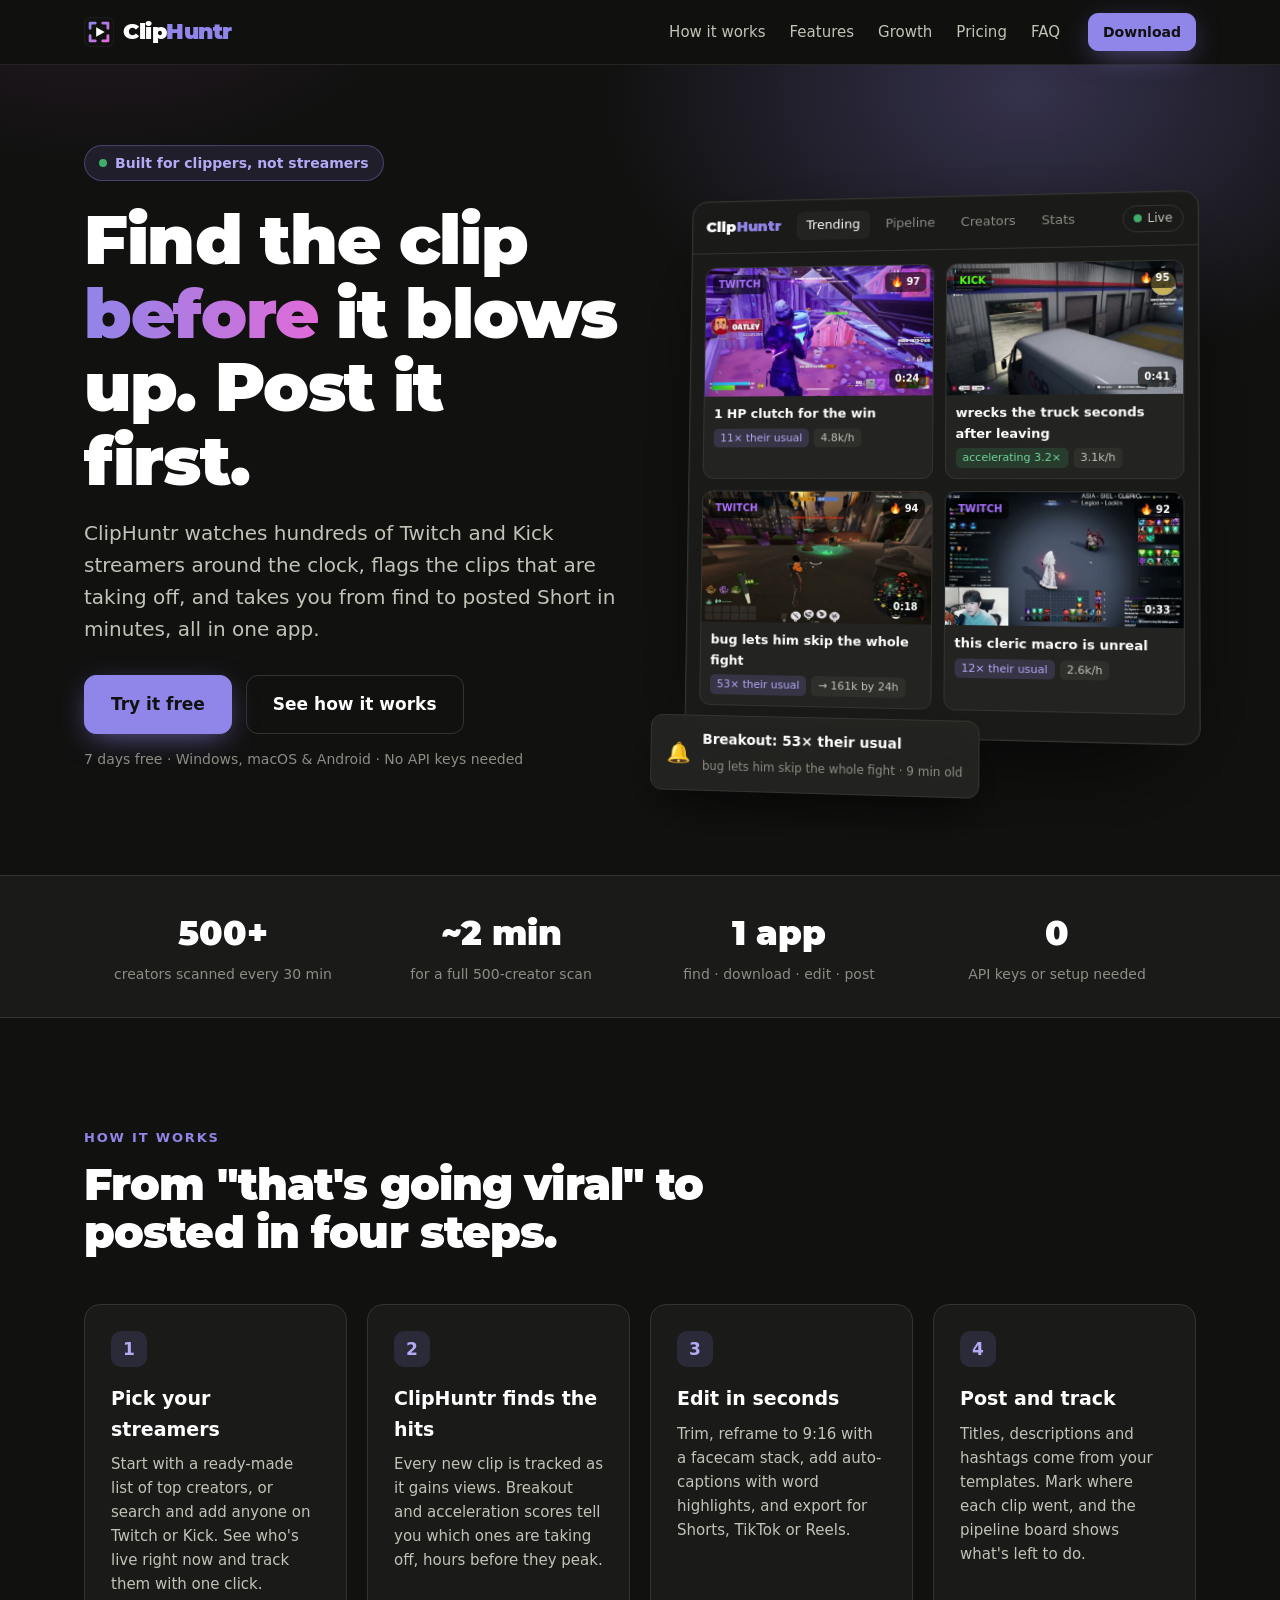
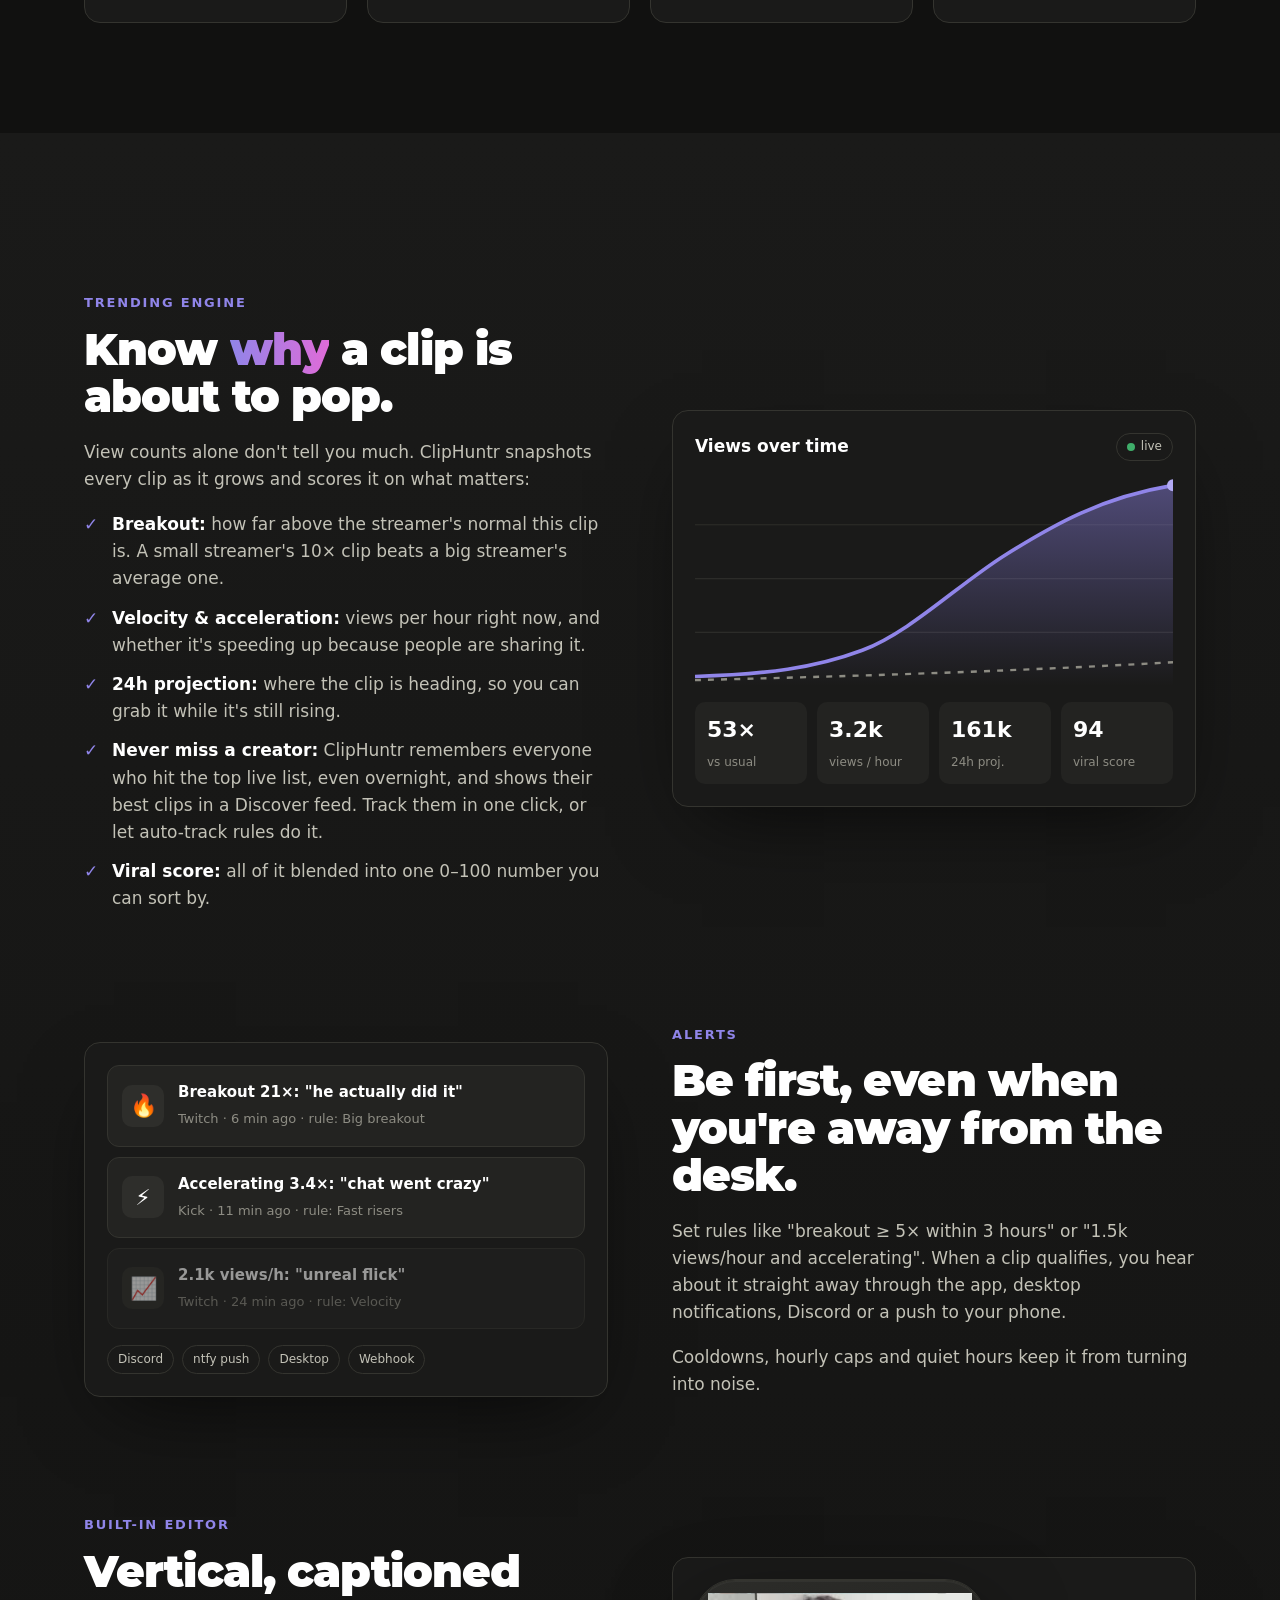
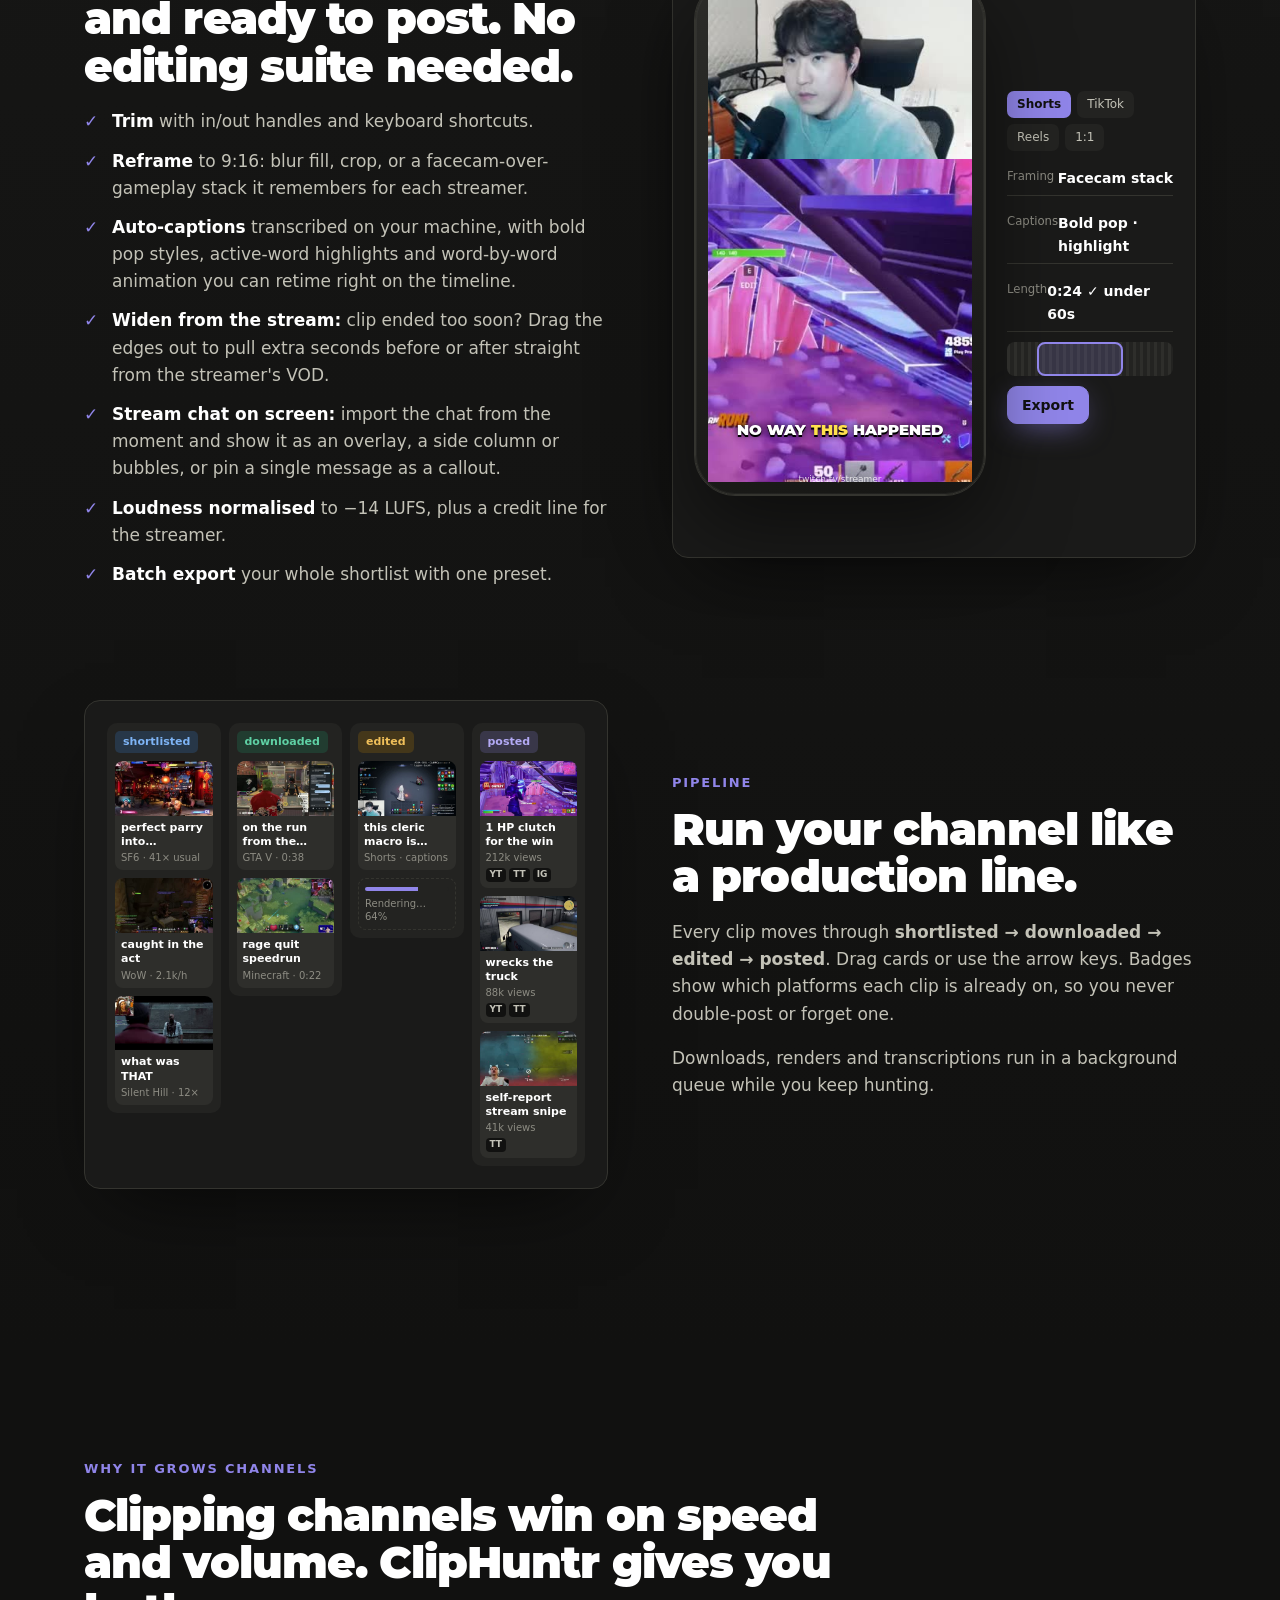
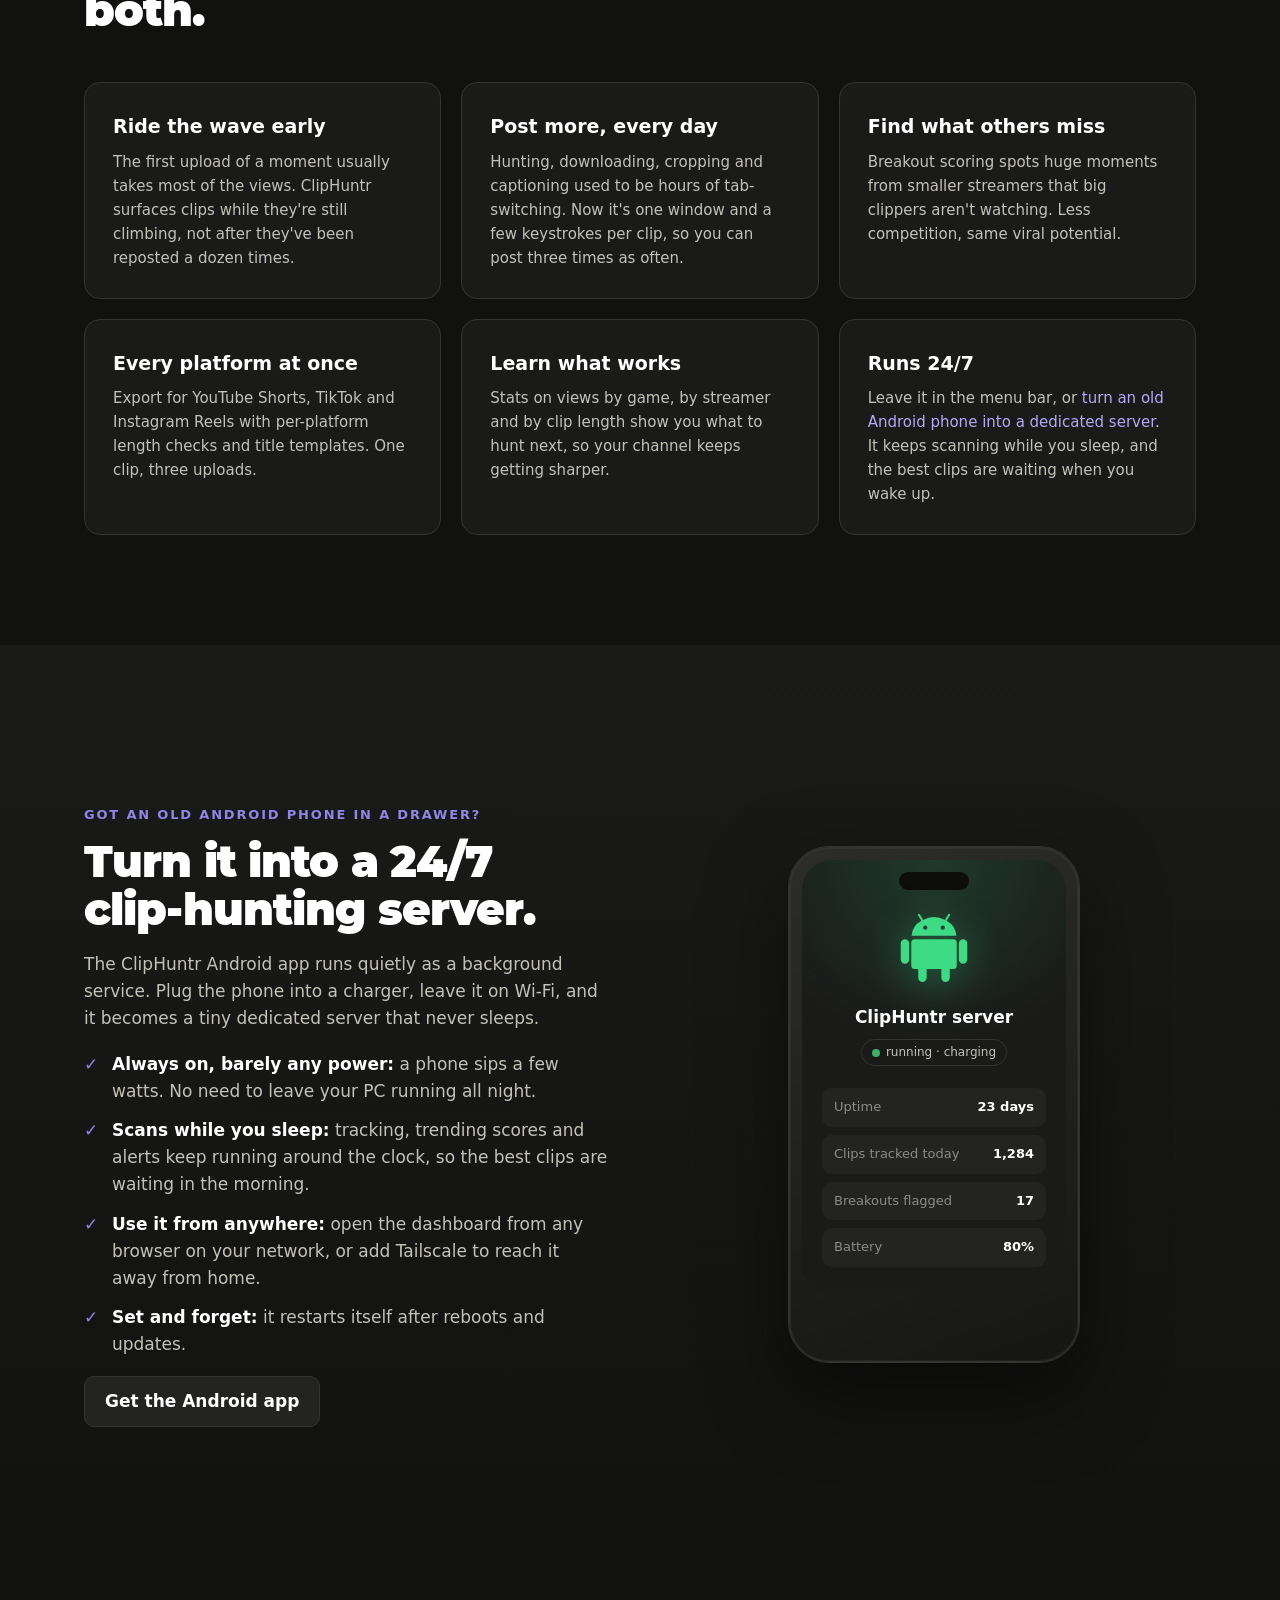
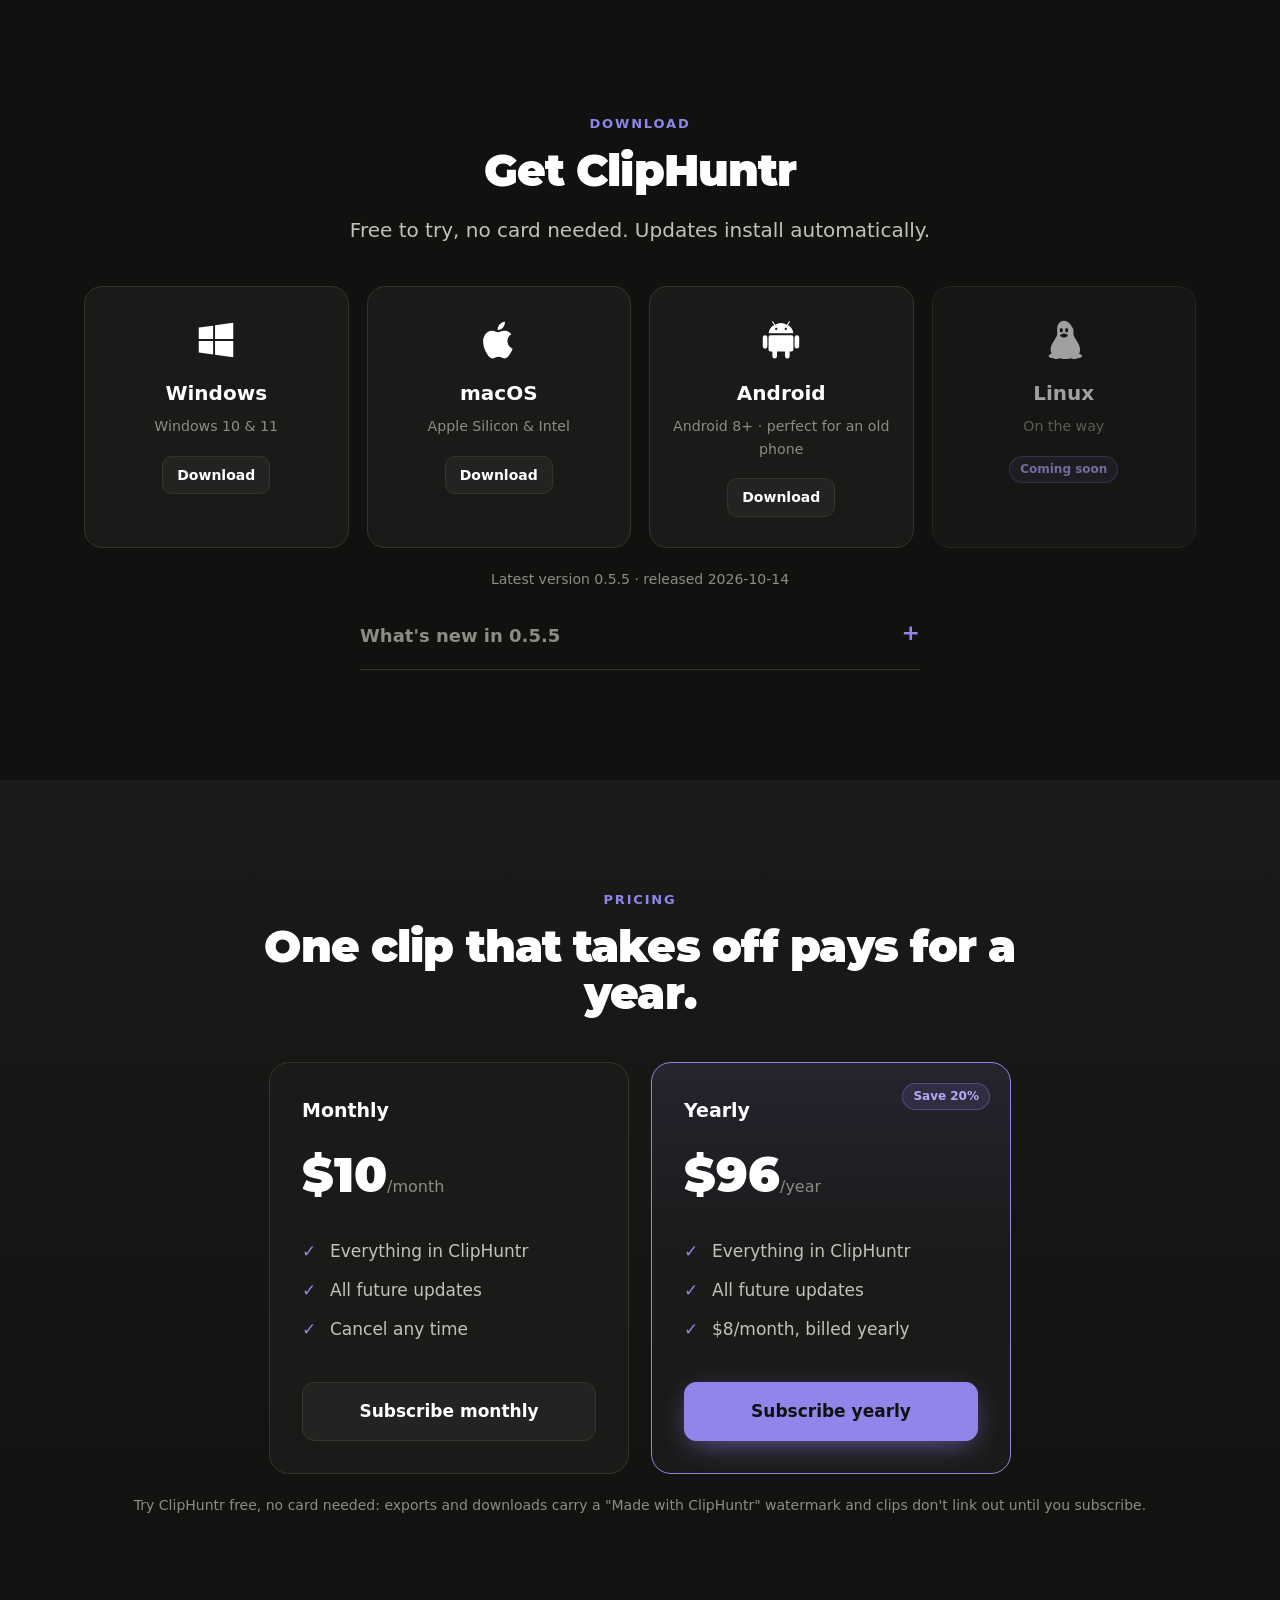
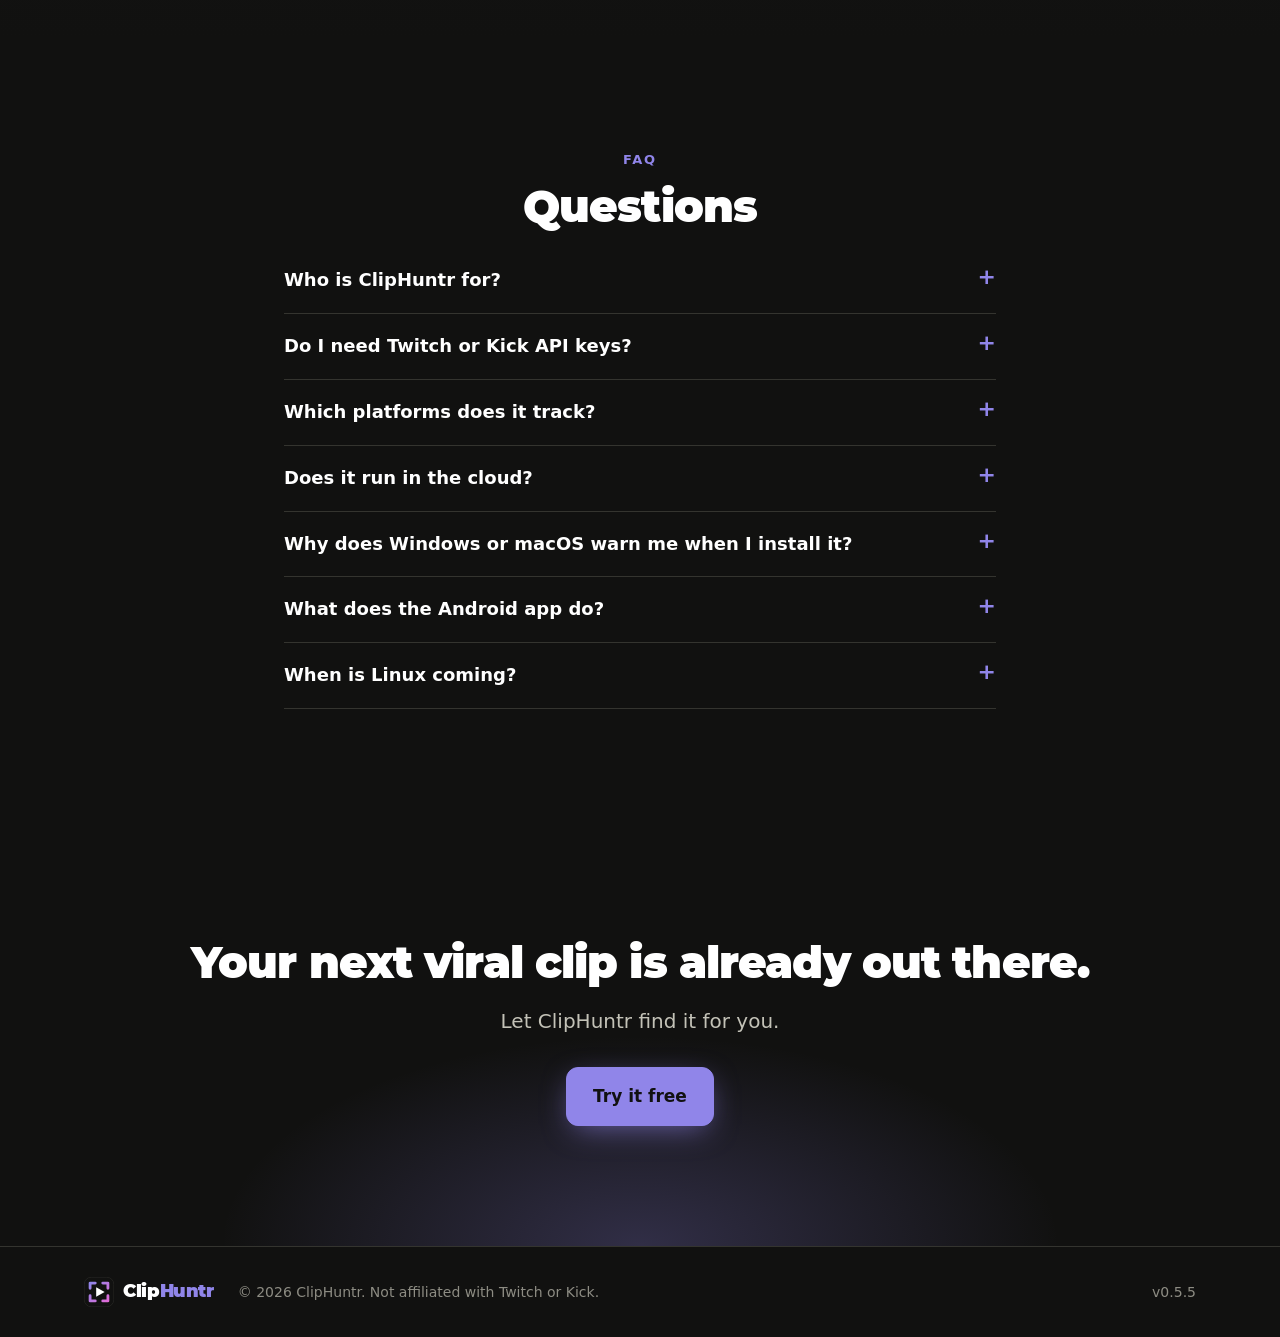
<file: index.html>
<!doctype html>
<html lang="en"><head><meta charset="utf-8"><meta name="viewport" content="width=device-width, initial-scale=1">
<title>ClipHuntr: find viral Twitch &amp; Kick clips first, and post them before anyone else</title>
<meta name="description" content="ClipHuntr watches hundreds of Twitch and Kick streamers, spots clips going viral within minutes, and takes you from find to posted Short in one app. Built for clippers and clipping channels.">
<meta property="og:title" content="ClipHuntr: the clip-finding engine for clipping channels">
<meta property="og:description" content="Spot breakout Twitch & Kick clips first. Trim, caption, reframe and post to Shorts, TikTok and Reels in minutes.">
<meta name="theme-color" content="#111110">
<link rel="icon" href="/favicon.svg"><link rel="apple-touch-icon" href="/apple-touch-icon.png">
<link rel="stylesheet" href="/style.css"></head>
<body>

<header class="nav"><div class="wrap nav-in">
  <a class="logo" href="/"><img src="/favicon.svg" alt=""><span class="wm">Clip<span>Huntr</span></span></a>
  <nav><a href="#how">How it works</a><a href="#features">Features</a><a href="#growth">Growth</a><a href="#pricing">Pricing</a><a href="#faq">FAQ</a></nav>
  <a class="btn primary sm" href="#download">Download</a>
</div></header>

<section class="hero"><div class="wrap">
  <div class="hero-copy">
    <span class="pill"><i class="dot"></i> Built for clippers, not streamers</span>
    <h1>Find the clip <em>before</em> it blows up. Post it first.</h1>
    <p class="lead">ClipHuntr watches hundreds of Twitch and Kick streamers around the clock, flags the clips that are taking off, and takes you from find to posted Short in minutes, all in one app.</p>
    <div class="cta-row" id="hero-cta">
      <a class="btn primary lg" href="/download/">Try it free</a>
      <a class="btn ghost lg" href="#how">See how it works</a>
    </div>
    <p class="fine">7 days free · Windows, macOS &amp; Android · No API keys needed</p>
  </div>

  <!-- Product mockup: the Trending grid -->
  <div class="mock" aria-hidden="true">
    <div class="mock-bar"><b>Clip<span>Huntr</span></b><span class="tab on">Trending</span><span class="tab">Pipeline</span><span class="tab">Creators</span><span class="tab">Stats</span><span class="live"><i class="dot"></i>Live</span></div>
    <div class="mock-grid">
      <div class="clip c1"><div class="th"><span class="pf tw">TWITCH</span><span class="score">97</span><span class="len">0:24</span></div><b>1 HP clutch for the win</b><div class="tags"><span class="t-brk">11× their usual</span><span>4.8k/h</span></div></div>
      <div class="clip c2"><div class="th"><span class="pf kk">KICK</span><span class="score">95</span><span class="len">0:41</span></div><b>wrecks the truck seconds after leaving</b><div class="tags"><span class="t-acc">accelerating 3.2×</span><span>3.1k/h</span></div></div>
      <div class="clip c3"><div class="th"><span class="pf tw">TWITCH</span><span class="score">94</span><span class="len">0:18</span></div><b>bug lets him skip the whole fight</b><div class="tags"><span class="t-brk">53× their usual</span><span>→ 161k by 24h</span></div></div>
      <div class="clip c4"><div class="th"><span class="pf tw">TWITCH</span><span class="score">92</span><span class="len">0:33</span></div><b>this cleric macro is unreal</b><div class="tags"><span class="t-brk">12× their usual</span><span>2.6k/h</span></div></div>
    </div>
    <div class="toast"><span class="bell">🔔</span><div><b>Breakout: 53× their usual</b><small>bug lets him skip the whole fight · 9 min old</small></div></div>
  </div>
</div></section>

<section class="strip"><div class="wrap strip-in">
  <div><b>500+</b><span>creators scanned every 30 min</span></div>
  <div><b>~2 min</b><span>for a full 500-creator scan</span></div>
  <div><b>1 app</b><span>find · download · edit · post</span></div>
  <div><b>0</b><span>API keys or setup needed</span></div>
</div></section>

<section id="how" class="sec"><div class="wrap">
  <p class="eyebrow">How it works</p>
  <h2>From "that's going viral" to posted in four steps.</h2>
  <div class="steps">
    <div class="step"><span class="n">1</span><h3>Pick your streamers</h3><p>Start with a ready-made list of top creators, or search and add anyone on Twitch or Kick. See who's live right now and track them with one click.</p></div>
    <div class="step"><span class="n">2</span><h3>ClipHuntr finds the hits</h3><p>Every new clip is tracked as it gains views. Breakout and acceleration scores tell you which ones are taking off, hours before they peak.</p></div>
    <div class="step"><span class="n">3</span><h3>Edit in seconds</h3><p>Trim, reframe to 9:16 with a facecam stack, add auto-captions with word highlights, and export for Shorts, TikTok or Reels.</p></div>
    <div class="step"><span class="n">4</span><h3>Post and track</h3><p>Titles, descriptions and hashtags come from your templates. Mark where each clip went, and the pipeline board shows what's left to do.</p></div>
  </div>
</div></section>

<section id="features" class="sec alt"><div class="wrap">
  <div class="feat">
    <div class="feat-copy">
      <p class="eyebrow">Trending engine</p>
      <h2>Know <em>why</em> a clip is about to pop.</h2>
      <p>View counts alone don't tell you much. ClipHuntr snapshots every clip as it grows and scores it on what matters:</p>
      <ul class="ticks">
        <li><b>Breakout:</b> how far above the streamer's normal this clip is. A small streamer's 10× clip beats a big streamer's average one.</li>
        <li><b>Velocity &amp; acceleration:</b> views per hour right now, and whether it's speeding up because people are sharing it.</li>
        <li><b>24h projection:</b> where the clip is heading, so you can grab it while it's still rising.</li>
        <li><b>Never miss a creator:</b> ClipHuntr remembers everyone who hit the top live list, even overnight, and shows their best clips in a Discover feed. Track them in one click, or let auto-track rules do it.</li>
        <li><b>Viral score:</b> all of it blended into one 0–100 number you can sort by.</li>
      </ul>
    </div>
    <div class="feat-art"><div class="panel">
      <div class="panel-h"><b>Views over time</b><span class="live"><i class="dot"></i>live</span></div>
      <svg viewBox="0 0 400 180" class="chart"><defs><linearGradient id="g" x1="0" x2="0" y1="0" y2="1"><stop offset="0" stop-color="#9085e9" stop-opacity=".45"/><stop offset="1" stop-color="#9085e9" stop-opacity="0"/></linearGradient></defs>
        <g stroke="#2c2c29"><line x1="0" y1="45" x2="400" y2="45"/><line x1="0" y1="90" x2="400" y2="90"/><line x1="0" y1="135" x2="400" y2="135"/></g>
        <path d="M0 172 C60 170 100 165 140 150 S220 95 260 70 S340 22 400 12 L400 180 L0 180Z" fill="url(#g)"/>
        <path d="M0 172 C60 170 100 165 140 150 S220 95 260 70 S340 22 400 12" fill="none" stroke="#9085e9" stroke-width="3"/>
        <path d="M0 175 C120 172 260 168 400 160" fill="none" stroke="#8d8c83" stroke-width="2" stroke-dasharray="5 6"/>
        <circle cx="400" cy="12" r="5" fill="#b3aaf5"/></svg>
      <div class="kpis"><div><b>53×</b><small>vs usual</small></div><div><b>3.2k</b><small>views / hour</small></div><div><b>161k</b><small>24h proj.</small></div><div><b>94</b><small>viral score</small></div></div>
    </div></div>
  </div>

  <div class="feat rev">
    <div class="feat-copy">
      <p class="eyebrow">Alerts</p>
      <h2>Be first, even when you're away from the desk.</h2>
      <p>Set rules like "breakout ≥ 5× within 3 hours" or "1.5k views/hour and accelerating". When a clip qualifies, you hear about it straight away through the app, desktop notifications, Discord or a push to your phone.</p>
      <p>Cooldowns, hourly caps and quiet hours keep it from turning into noise.</p>
    </div>
    <div class="feat-art"><div class="alerts">
      <div class="al"><span class="al-i">🔥</span><div><b>Breakout 21×: "he actually did it"</b><small>Twitch · 6 min ago · rule: Big breakout</small></div></div>
      <div class="al"><span class="al-i">⚡</span><div><b>Accelerating 3.4×: "chat went crazy"</b><small>Kick · 11 min ago · rule: Fast risers</small></div></div>
      <div class="al dim"><span class="al-i">📈</span><div><b>2.1k views/h: "unreal flick"</b><small>Twitch · 24 min ago · rule: Velocity</small></div></div>
      <div class="hooks"><span>Discord</span><span>ntfy push</span><span>Desktop</span><span>Webhook</span></div>
    </div></div>
  </div>

  <div class="feat">
    <div class="feat-copy">
      <p class="eyebrow">Built-in editor</p>
      <h2>Vertical, captioned and ready to post. No editing suite needed.</h2>
      <ul class="ticks">
        <li><b>Trim</b> with in/out handles and keyboard shortcuts.</li>
        <li><b>Reframe</b> to 9:16: blur fill, crop, or a facecam-over-gameplay stack it remembers for each streamer.</li>
        <li><b>Auto-captions</b> transcribed on your machine, with bold pop styles, active-word highlights and word-by-word animation you can retime right on the timeline.</li>
        <li><b>Widen from the stream:</b> clip ended too soon? Drag the edges out to pull extra seconds before or after straight from the streamer's VOD.</li>
        <li><b>Stream chat on screen:</b> import the chat from the moment and show it as an overlay, a side column or bubbles, or pin a single message as a callout.</li>
        <li><b>Loudness normalised</b> to −14 LUFS, plus a credit line for the streamer.</li>
        <li><b>Batch export</b> your whole shortlist with one preset.</li>
      </ul>
    </div>
    <div class="feat-art"><div class="editor">
      <div class="phone"><div class="ph-cam"></div><div class="ph-game"><span class="cap">NO WAY <em>THIS</em> HAPPENED</span></div><small class="credit">twitch.tv/streamer</small></div>
      <div class="ed-side">
        <div class="fmts"><span class="on">Shorts</span><span>TikTok</span><span>Reels</span><span>1:1</span></div>
        <div class="row"><small>Framing</small><b>Facecam stack</b></div>
        <div class="row"><small>Captions</small><b>Bold pop · highlight</b></div>
        <div class="row"><small>Length</small><b>0:24 ✓ under 60s</b></div>
        <div class="trim"><i style="left:18%;right:30%"></i></div>
        <span class="btn primary sm">Export</span>
      </div>
    </div></div>
  </div>

  <div class="feat rev">
    <div class="feat-copy">
      <p class="eyebrow">Pipeline</p>
      <h2>Run your channel like a production line.</h2>
      <p>Every clip moves through <b>shortlisted → downloaded → edited → posted</b>. Drag cards or use the arrow keys. Badges show which platforms each clip is already on, so you never double-post or forget one.</p>
      <p>Downloads, renders and transcriptions run in a background queue while you keep hunting.</p>
    </div>
    <div class="feat-art"><div class="board"><div class="col"><span class="lbl b">shortlisted</span><div class="k"><img src="/img/p5.jpg" alt=""><b>perfect parry into comeback</b><small>SF6 · 41× usual</small></div><div class="k"><img src="/img/p1.jpg" alt=""><b>caught in the act</b><small>WoW · 2.1k/h</small></div><div class="k"><img src="/img/p3.jpg" alt=""><b>what was THAT</b><small>Silent Hill · 12×</small></div></div><div class="col"><span class="lbl g">downloaded</span><div class="k"><img src="/img/p2.jpg" alt=""><b>on the run from the cops</b><small>GTA V · 0:38</small></div><div class="k"><img src="/img/p6.jpg" alt=""><b>rage quit speedrun</b><small>Minecraft · 0:22</small></div></div><div class="col"><span class="lbl y">edited</span><div class="k"><img src="/img/clip4.jpg" alt=""><b>this cleric macro is unreal</b><small>Shorts · captions</small></div><div class="k ghost"><div class="bar"><i style="width:64%"></i></div><small>Rendering… 64%</small></div></div><div class="col"><span class="lbl p">posted</span><div class="k"><img src="/img/clip1.jpg" alt=""><b>1 HP clutch for the win</b><small>212k views</small><span class=bd><i>YT</i><i>TT</i><i>IG</i></span></div><div class="k"><img src="/img/clip2.jpg" alt=""><b>wrecks the truck</b><small>88k views</small><span class=bd><i>YT</i><i>TT</i></span></div><div class="k"><img src="/img/p4.jpg" alt=""><b>self-report stream snipe</b><small>41k views</small><span class=bd><i>TT</i></span></div></div></div></div>
  </div>
</div></section>

<section id="growth" class="sec"><div class="wrap">
  <p class="eyebrow">Why it grows channels</p>
  <h2>Clipping channels win on speed and volume. ClipHuntr gives you both.</h2>
  <div class="cards3">
    <div class="card"><h3>Ride the wave early</h3><p>The first upload of a moment usually takes most of the views. ClipHuntr surfaces clips while they're still climbing, not after they've been reposted a dozen times.</p></div>
    <div class="card"><h3>Post more, every day</h3><p>Hunting, downloading, cropping and captioning used to be hours of tab-switching. Now it's one window and a few keystrokes per clip, so you can post three times as often.</p></div>
    <div class="card"><h3>Find what others miss</h3><p>Breakout scoring spots huge moments from smaller streamers that big clippers aren't watching. Less competition, same viral potential.</p></div>
    <div class="card"><h3>Every platform at once</h3><p>Export for YouTube Shorts, TikTok and Instagram Reels with per-platform length checks and title templates. One clip, three uploads.</p></div>
    <div class="card"><h3>Learn what works</h3><p>Stats on views by game, by streamer and by clip length show you what to hunt next, so your channel keeps getting sharper.</p></div>
    <div class="card"><h3>Runs 24/7</h3><p>Leave it in the menu bar, or <a href="#old-phone">turn an old Android phone into a dedicated server</a>. It keeps scanning while you sleep, and the best clips are waiting when you wake up.</p></div>
  </div>
</div></section>

<section id="old-phone" class="sec alt"><div class="wrap">
  <div class="feat">
    <div class="feat-copy">
      <p class="eyebrow">Got an old Android phone in a drawer?</p>
      <h2>Turn it into a 24/7 clip&#8209;hunting server.</h2>
      <p>The ClipHuntr Android app runs quietly as a background service. Plug the phone into a charger, leave it on Wi&#8209;Fi, and it becomes a tiny dedicated server that never sleeps.</p>
      <ul class="ticks">
        <li><b>Always on, barely any power:</b> a phone sips a few watts. No need to leave your PC running all night.</li>
        <li><b>Scans while you sleep:</b> tracking, trending scores and alerts keep running around the clock, so the best clips are waiting in the morning.</li>
        <li><b>Use it from anywhere:</b> open the dashboard from any browser on your network, or add Tailscale to reach it away from home.</li>
        <li><b>Set and forget:</b> it restarts itself after reboots and updates.</li>
      </ul>
      <p><a class="btn" href="/download/android/">Get the Android app</a></p>
    </div>
    <div class="feat-art"><div class="phone" aria-hidden="true">
      <div class="phone-screen">
        <span class="phone-notch"></span>
        <svg class="phone-droid" viewBox="0 0 24 24"><path d="M17.5 9.5H6.5a1 1 0 0 0-1 1V17a1 1 0 0 0 1 1h1v2.5a1.2 1.2 0 0 0 2.4 0V18h4.2v2.5a1.2 1.2 0 0 0 2.4 0V18h1a1 1 0 0 0 1-1v-6.5a1 1 0 0 0-1-1zM3.7 9.5a1.2 1.2 0 0 0-1.2 1.2v4.6a1.2 1.2 0 0 0 2.4 0v-4.6a1.2 1.2 0 0 0-1.2-1.2zm16.6 0a1.2 1.2 0 0 0-1.2 1.2v4.6a1.2 1.2 0 0 0 2.4 0v-4.6a1.2 1.2 0 0 0-1.2-1.2zM15.6 4.2l1-1.6a.3.3 0 0 0-.5-.3l-1 1.7a6.5 6.5 0 0 0-6.2 0l-1-1.7a.3.3 0 0 0-.5.3l1 1.6A5.4 5.4 0 0 0 5.6 8.5h12.8a5.4 5.4 0 0 0-2.8-4.3zM9.5 6.8a.6.6 0 1 1 0-1.2.6.6 0 0 1 0 1.2zm5 0a.6.6 0 1 1 0-1.2.6.6 0 0 1 0 1.2z"/></svg>
        <b>ClipHuntr server</b>
        <span class="live"><i class="dot"></i>running · charging</span>
        <dl class="phone-stats">
          <div><dt>Uptime</dt><dd>23 days</dd></div>
          <div><dt>Clips tracked today</dt><dd>1,284</dd></div>
          <div><dt>Breakouts flagged</dt><dd>17</dd></div>
          <div><dt>Battery</dt><dd>80%</dd></div>
        </dl>
      </div>
      <span class="phone-cable"></span>
    </div></div>
  </div>
</div></section>

<section id="download" class="sec"><div class="wrap">
  <p class="eyebrow">Download</p>
  <h2>Get ClipHuntr</h2>
  <p class="lead center">Free to try, no card needed. Updates install automatically.</p>
  <div class="plats" id="plats">
    <a class="plat" data-p="windows" href="/download/windows/"><svg viewBox="0 0 24 24"><path d="M3 5.5 10.5 4.5v7H3zM11.5 4.3 21 3v8.5h-9.5zM3 12.5h7.5v7L3 18.5zM11.5 12.5H21V21l-9.5-1.3z"/></svg><b>Windows</b><small>Windows 10 &amp; 11</small><span class="btn sm">Download</span></a>
    <a class="plat" data-p="macos" href="/download/mac/"><svg viewBox="0 0 24 24"><path d="M16.4 12.6c0-2.4 2-3.5 2-3.6-1.1-1.6-2.8-1.8-3.4-1.8-1.4-.2-2.8.8-3.5.8s-1.9-.8-3.1-.8C6.8 7.2 5.3 8.2 4.5 9.6c-1.7 2.9-.4 7.2 1.2 9.6.8 1.2 1.8 2.5 3 2.4 1.2 0 1.7-.8 3.1-.8s1.8.8 3.1.8 2.1-1.2 2.9-2.4c.9-1.3 1.3-2.6 1.3-2.7 0 0-2.6-1-2.7-3.9zM14.1 5.5c.6-.8 1.1-1.9 1-3-1 0-2.1.7-2.8 1.4-.6.7-1.1 1.8-1 2.9 1.1.1 2.2-.6 2.8-1.3z"/></svg><b>macOS</b><small>Apple Silicon &amp; Intel</small><span class="btn sm">Download</span></a>
    <a class="plat" data-p="android" href="/download/android/"><svg viewBox="0 0 24 24"><path d="M17.5 9.5H6.5a1 1 0 0 0-1 1V17a1 1 0 0 0 1 1h1v2.5a1.2 1.2 0 0 0 2.4 0V18h4.2v2.5a1.2 1.2 0 0 0 2.4 0V18h1a1 1 0 0 0 1-1v-6.5a1 1 0 0 0-1-1zM3.7 9.5a1.2 1.2 0 0 0-1.2 1.2v4.6a1.2 1.2 0 0 0 2.4 0v-4.6a1.2 1.2 0 0 0-1.2-1.2zm16.6 0a1.2 1.2 0 0 0-1.2 1.2v4.6a1.2 1.2 0 0 0 2.4 0v-4.6a1.2 1.2 0 0 0-1.2-1.2zM15.6 4.2l1-1.6a.3.3 0 0 0-.5-.3l-1 1.7a6.5 6.5 0 0 0-6.2 0l-1-1.7a.3.3 0 0 0-.5.3l1 1.6A5.4 5.4 0 0 0 5.6 8.5h12.8a5.4 5.4 0 0 0-2.8-4.3zM9.5 6.8a.6.6 0 1 1 0-1.2.6.6 0 0 1 0 1.2zm5 0a.6.6 0 1 1 0-1.2.6.6 0 0 1 0 1.2z"/></svg><b>Android</b><small>Android 8+ · perfect for an old phone</small><span class="btn sm">Download</span></a>
    <a class="plat soon" data-p="linux" href="/download/linux/"><svg viewBox="0 0 24 24"><path d="M12 2c-2.2 0-3.6 1.9-3.6 4.6 0 1.5.4 2.3-.5 3.9-1 1.8-2.9 3.9-2.9 6.6 0 .8.2 1.4.6 1.9-.6.4-1.6.6-1.6 1.4 0 1 1.7.9 3 1.4 1 .3 1.8.2 2.4-.3.9.3 2.3.4 3.3.4s2.4-.1 3.3-.4c.6.5 1.4.6 2.4.3 1.3-.5 3-.4 3-1.4 0-.8-1-1-1.6-1.4.4-.5.6-1.1.6-1.9 0-2.7-1.9-4.8-2.9-6.6-.9-1.6-.5-2.4-.5-3.9C15.6 3.9 14.2 2 12 2zm-1.4 3.7c.5 0 .8.6.8 1.2s-.3 1.1-.8 1.1-.8-.5-.8-1.1.3-1.2.8-1.2zm2.8 0c.5 0 .8.6.8 1.2s-.3 1.1-.8 1.1-.8-.5-.8-1.1.3-1.2.8-1.2zM12 8.6c.9 0 2 .6 2 1s-1.1 1.1-2 1.1-2-.7-2-1.1 1.1-1 2-1z"/></svg><b>Linux</b><small>On the way</small><span class="pill sm">Coming soon</span></a>
  </div>
  <p class="fine center" id="ver"></p>
  <details class="whatsnew hidden" id="whatsnew"><summary></summary><div></div></details>
</div></section>

<section id="pricing" class="sec alt"><div class="wrap">
  <p class="eyebrow">Pricing</p>
  <h2>One clip that takes off pays for a year.</h2>
  <div class="prices">
    <div class="price"><h3>Monthly</h3><p class="amt">$10<small>/month</small></p><ul class="ticks"><li>Everything in ClipHuntr</li><li>All future updates</li><li>Cancel any time</li></ul><a class="btn lg" href="https://license.cliphun.tr/checkout?plan=monthly">Subscribe monthly</a></div>
    <div class="price best"><span class="pill sm">Save 20%</span><h3>Yearly</h3><p class="amt">$96<small>/year</small></p><ul class="ticks"><li>Everything in ClipHuntr</li><li>All future updates</li><li>$8/month, billed yearly</li></ul><a class="btn primary lg" href="https://license.cliphun.tr/checkout?plan=annual">Subscribe yearly</a></div>
  </div>
  <p class="fine center">Try ClipHuntr free, no card needed: exports and downloads carry a "Made with ClipHuntr" watermark and clips don't link out until you subscribe.</p>
</div></section>

<section id="faq" class="sec"><div class="wrap narrow">
  <p class="eyebrow">FAQ</p>
  <h2>Questions</h2>
  <details><summary>Who is ClipHuntr for?</summary><p>Clippers and clipping channels: people who find great moments from other people's streams and post them as Shorts, TikToks and Reels. It isn't a tool for streamers to clip themselves.</p></details>
  <details><summary>Do I need Twitch or Kick API keys?</summary><p>No. ClipHuntr works out of the box. You can add your own Twitch developer credentials in Settings if you want, but you don't need to.</p></details>
  <details><summary>Which platforms does it track?</summary><p>Twitch and Kick, side by side. You can track any streamer on either, see who's live right now, and filter by game, language, length and more.</p></details>
  <details><summary>Does it run in the cloud?</summary><p>No. It runs on your own computer (or an Android phone), so your clips, lists and data stay with you. Open the dashboard from any browser on your network.</p></details>
  <details><summary>Why does Windows or macOS warn me when I install it?</summary><p>The installers aren't code-signed yet. On Windows, click <b>More info → Run anyway</b>. On macOS, right-click the app and choose <b>Open</b> the first time.</p></details>
  <details><summary>What does the Android app do?</summary><p>It turns an Android phone into an always-on ClipHuntr server: scanning, trending, alerts and downloads. You use the dashboard from your computer's browser. Editing and rendering need the desktop app.</p></details>
  <details><summary>When is Linux coming?</summary><p>Soon. Until then, Windows, macOS and Android are all available.</p></details>
</div></section>

<section class="final"><div class="wrap">
  <h2>Your next viral clip is already out there.</h2>
  <p class="lead">Let ClipHuntr find it for you.</p>
  <a class="btn primary lg" href="/download/">Try it free</a>
</div></section>

<footer><div class="wrap foot">
  <a class="logo" href="/"><img src="/favicon.svg" alt=""><span class="wm">Clip<span>Huntr</span></span></a>
  <span class="muted">© 2026 ClipHuntr. Not affiliated with Twitch or Kick.</span>
  <span class="muted" id="foot-ver"></span>
</div></footer>

<script src="/download.js"></script>
<script>
// Highlight the visitor's platform and show the current version.
const me = guessPlatform();
const card = document.querySelector(`.plat[data-p="${me}"]:not(.soon)`);
if (card) { card.classList.add('mine'); card.querySelector('.btn').classList.add('primary');
  document.querySelector('#hero-cta .btn').textContent = `Download for ${LABEL[me]}`; }
manifest().then(m => {
  document.getElementById('ver').textContent = `Latest version ${m.version}${m.released ? ' · released ' + m.released : ''}`;
  document.getElementById('foot-ver').textContent = 'v' + m.version;
  // Release notes from the manifest: "Heading" lines and "- item" lines.
  if (m.notes) {
    const w = document.getElementById('whatsnew'), esc = t => t.replace(/[&<>]/g, c => ({ '&': '&amp;', '<': '&lt;', '>': '&gt;' }[c]));
    let html = '', inList = false;
    for (const l of m.notes.split('\n').map(x => x.trim()).filter(Boolean)) {
      if (l.startsWith('- ')) { if (!inList) { html += '<ul>'; inList = true; } html += `<li>${esc(l.slice(2))}</li>`; }
      else { if (inList) { html += '</ul>'; inList = false; } html += `<h4>${esc(l)}</h4>`; }
    }
    if (inList) html += '</ul>';
    w.querySelector('summary').textContent = `What's new in ${m.version}`;
    w.querySelector('div').innerHTML = html;
    w.classList.remove('hidden');
  }
}).catch(() => {});
</script>
</body></html>
</file>
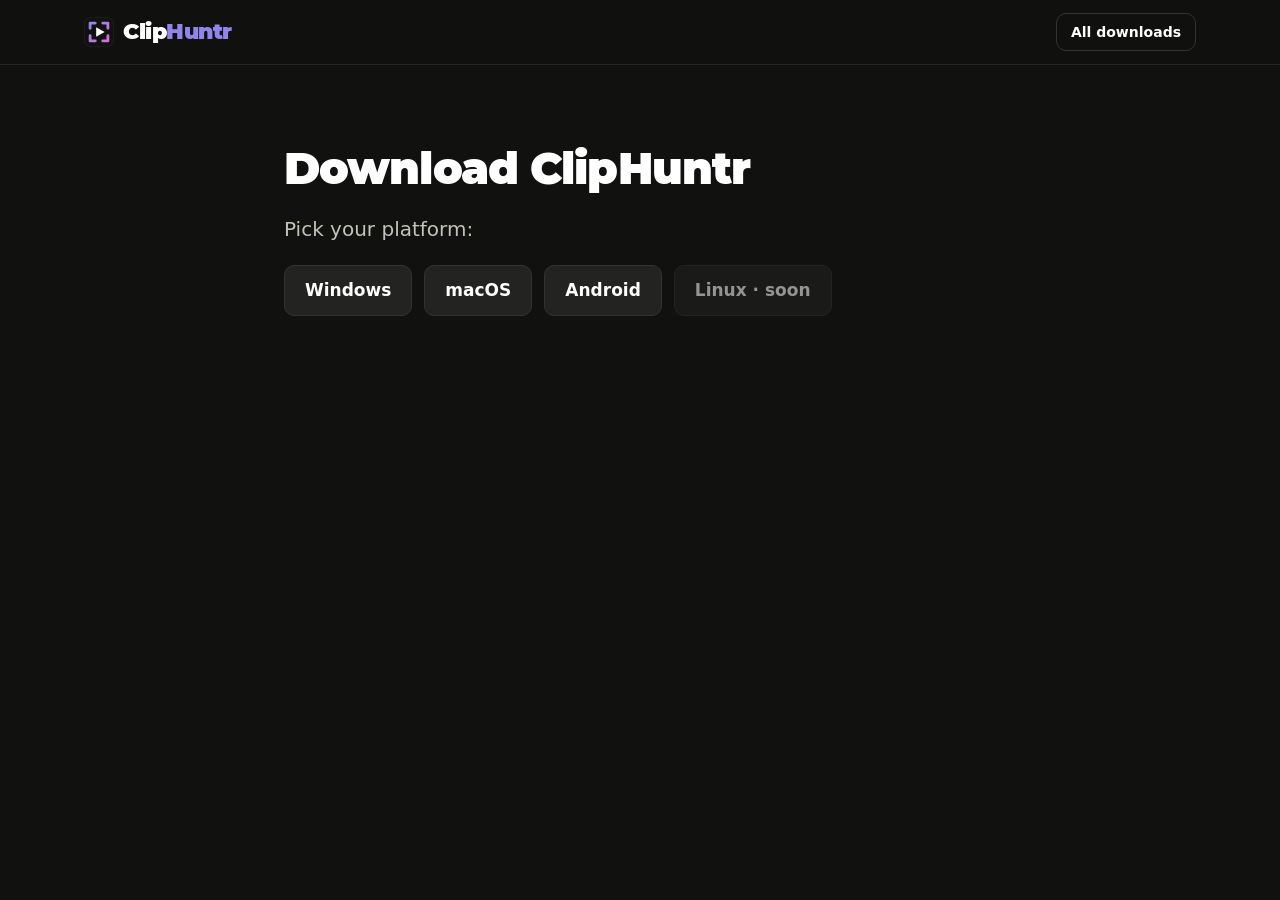
<file: download/index.html>
<!doctype html>
<html lang="en"><head><meta charset="utf-8"><meta name="viewport" content="width=device-width, initial-scale=1">
<title>Download ClipHuntr</title><link rel="icon" href="/favicon.svg"><link rel="apple-touch-icon" href="/apple-touch-icon.png"><link rel="stylesheet" href="/style.css"></head>
<body class="sub"><header class="nav"><div class="wrap nav-in"><a class="logo" href="/"><img src="/favicon.svg" alt=""><span class="wm">Clip<span>Huntr</span></span></a><a class="btn ghost sm" href="/#download">All downloads</a></div></header>
<main class="wrap narrow"><h1 class="h2">Download ClipHuntr</h1><p class="lead" id="msg">Finding the right download…</p><div class="plat-row"><a class="btn" href="/download/windows/">Windows</a><a class="btn" href="/download/mac/">macOS</a><a class="btn" href="/download/android/">Android</a><a class="btn disabled" href="/download/linux/">Linux · soon</a></div></main><script src="/download.js"></script><script>const p = guessPlatform();
if (p && !SOON.includes(p)) location.replace('/download/' + PATH[p] + '/');
else document.getElementById('msg').textContent = 'Pick your platform:';</script></body></html>
</file>
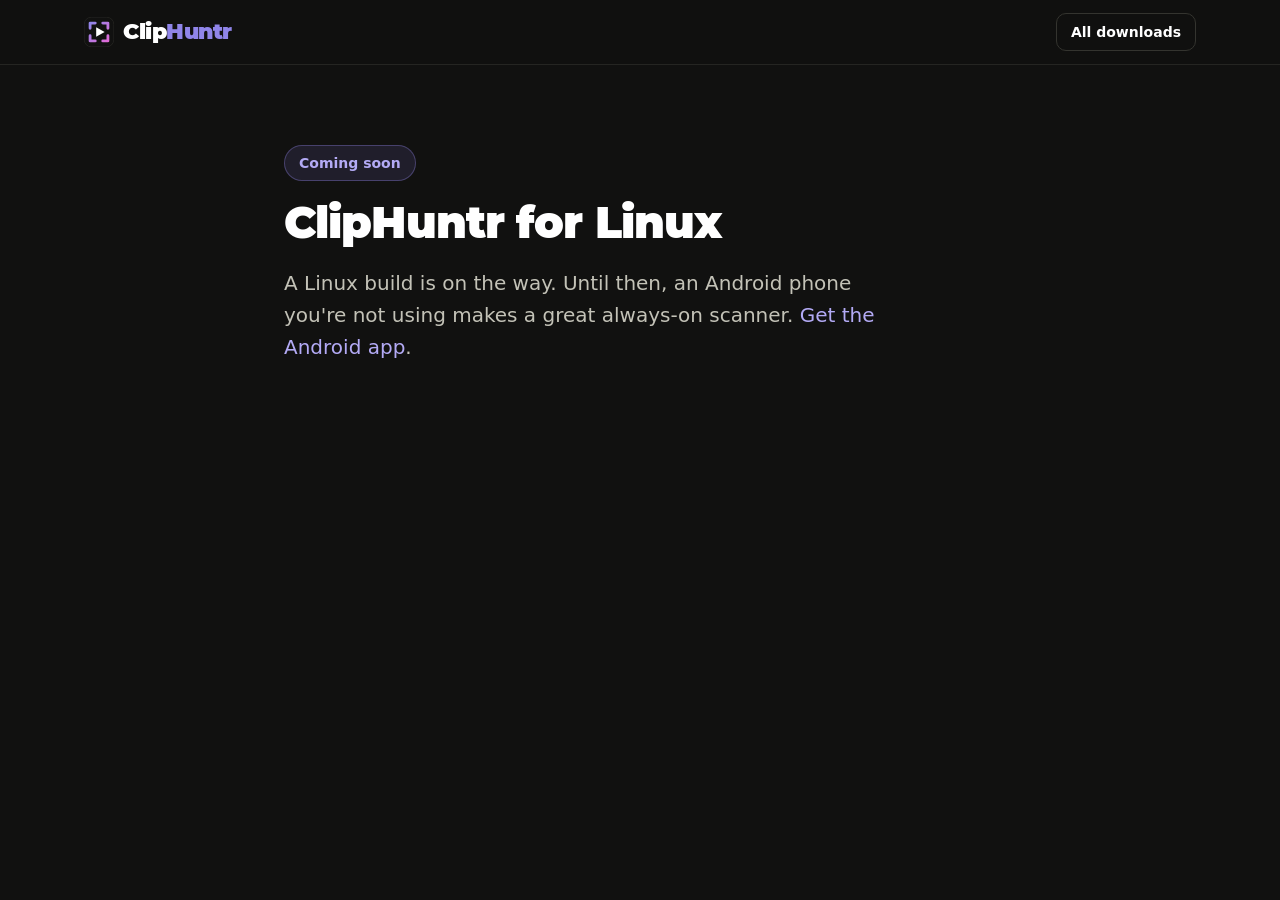
<file: download/linux/index.html>
<!doctype html>
<html lang="en"><head><meta charset="utf-8"><meta name="viewport" content="width=device-width, initial-scale=1">
<title>ClipHuntr for Linux</title><link rel="icon" href="/favicon.svg"><link rel="apple-touch-icon" href="/apple-touch-icon.png"><link rel="stylesheet" href="/style.css"></head>
<body class="sub"><header class="nav"><div class="wrap nav-in"><a class="logo" href="/"><img src="/favicon.svg" alt=""><span class="wm">Clip<span>Huntr</span></span></a><a class="btn ghost sm" href="/#download">All downloads</a></div></header>
<main class="wrap narrow"><span class="pill">Coming soon</span><h1 class="h2">ClipHuntr for Linux</h1><p class="lead">A Linux build is on the way. Until then, an Android phone you're not using makes a great always-on scanner. <a href="/download/android/">Get the Android app</a>.</p></main><script src="/download.js"></script></body></html>
</file>
<file: style.css>
@font-face { font-family: "Montserrat"; font-weight: 900; font-display: swap; src: url(/fonts/Montserrat-Black.ttf) format("truetype"); }
:root {
  color-scheme: dark;
  --bg: #111110; --s1: #1a1a19; --s2: #232321; --s3: #2e2e2b; --border: #34342f;
  --fg: #fff; --fg2: #c3c2b7; --muted: #8d8c83;
  --acc: #9085e9; --acc2: #b3aaf5; --tw: #a970ff; --kk: #53fc18; --good: #3fae6a; --warn: #d9a400; --live: #eb4d4b;
  --ease: cubic-bezier(.2,.8,.2,1);
}
* { box-sizing: border-box; }
html { scroll-behavior: smooth; }
body { margin: 0; font: 17px/1.6 -apple-system, BlinkMacSystemFont, "Segoe UI", Inter, system-ui, sans-serif; background: var(--bg); color: var(--fg); -webkit-font-smoothing: antialiased; }
a { color: var(--acc2); text-decoration: none; } a:hover { color: #fff; }
code { color: var(--fg2); background: var(--s2); padding: 1px 6px; border-radius: 5px; font-size: .9em; }
.wrap { max-width: 1160px; margin: 0 auto; padding: 0 24px; }
.narrow { max-width: 760px; }
.muted { color: var(--muted); }
.center { text-align: center; margin-left: auto; margin-right: auto; }
h1, h2, .h2 { font-family: Montserrat, system-ui, sans-serif; font-weight: 900; letter-spacing: -.02em; line-height: 1.08; margin: 0 0 18px; }
h1 { font-size: clamp(40px, 6vw, 68px); }
h2, .h2 { font-size: clamp(30px, 4vw, 44px); }
h1 em, h2 em { font-style: normal; background: linear-gradient(90deg, var(--acc), #e06bd8); -webkit-background-clip: text; background-clip: text; color: transparent; }
h3 { font-size: 19px; margin: 0 0 8px; }
p { color: var(--fg2); }
.lead { font-size: 20px; color: var(--fg2); max-width: 620px; }
.fine { font-size: 14px; color: var(--muted); }
.eyebrow { text-transform: uppercase; letter-spacing: .14em; font-size: 13px; font-weight: 700; color: var(--acc); margin: 0 0 12px; }

/* Buttons & pills */
.btn { display: inline-flex; align-items: center; justify-content: center; gap: 8px; padding: 11px 20px; border-radius: 10px; font-weight: 600; color: var(--fg); background: var(--s2); border: 1px solid var(--border); transition: transform .15s var(--ease), background .15s, box-shadow .2s; }
.btn:hover { color: #fff; background: var(--s3); transform: translateY(-1px); }
.btn.primary { background: var(--acc); border-color: var(--acc); color: #111; box-shadow: 0 8px 30px -8px rgba(144,133,233,.7); }
.btn.primary:hover { background: var(--acc2); border-color: var(--acc2); color: #111; }
.btn.ghost { background: transparent; }
.btn.lg { padding: 15px 26px; font-size: 17px; border-radius: 12px; }
.btn.sm { padding: 7px 14px; font-size: 14px; }
.btn.disabled { opacity: .55; }
.pill { display: inline-flex; align-items: center; gap: 8px; padding: 6px 14px; border-radius: 99px; background: rgba(144,133,233,.12); border: 1px solid rgba(144,133,233,.35); color: var(--acc2); font-size: 14px; font-weight: 600; }
.pill.sm { padding: 3px 10px; font-size: 12px; }
.dot { width: 8px; height: 8px; border-radius: 50%; background: var(--good); display: inline-block; box-shadow: 0 0 0 0 rgba(63,174,106,.6); animation: pulse 2s infinite; }
@keyframes pulse { 70% { box-shadow: 0 0 0 8px rgba(63,174,106,0); } 100% { box-shadow: 0 0 0 0 rgba(63,174,106,0); } }

/* Nav */
.nav { position: sticky; top: 0; z-index: 50; background: rgba(17,17,16,.78); backdrop-filter: blur(14px); -webkit-backdrop-filter: blur(14px); border-bottom: 1px solid rgba(52,52,47,.6); }
.nav-in { display: flex; align-items: center; gap: 28px; height: 64px; }
.logo { font-family: Montserrat, sans-serif; font-weight: 900; font-size: 22px; color: #fff; letter-spacing: -.02em; }
.logo span span { color: var(--acc); }
.logo { display: inline-flex; align-items: center; gap: 9px; } .logo img { width: 30px; height: 30px; }
.nav nav { display: flex; gap: 24px; margin-left: auto; }
.nav nav a { color: var(--fg2); font-size: 15px; }
.nav nav a:hover { color: #fff; }
.nav-in > .btn { margin-left: auto; }
.nav nav + .btn { margin-left: 0; }

/* Hero */
.hero { position: relative; overflow: hidden; padding: 80px 0 90px; }
.hero::before { content: ""; position: absolute; inset: -30% -10% auto; height: 900px; background: radial-gradient(600px 400px at 75% 30%, rgba(144,133,233,.28), transparent 70%), radial-gradient(500px 360px at 15% 10%, rgba(224,107,216,.14), transparent 70%); pointer-events: none; }
.hero .wrap { position: relative; display: grid; grid-template-columns: 1.05fr 1fr; gap: 56px; align-items: center; }
.hero .pill { margin-bottom: 22px; }
.hero .wrap > *, .feat > * { min-width: 0; }
.mock-bar { overflow: hidden; white-space: nowrap; }
.cta-row { display: flex; gap: 14px; flex-wrap: wrap; margin: 30px 0 14px; }

/* App mockup */
.mock { position: relative; background: var(--s1); border: 1px solid var(--border); border-radius: 16px; box-shadow: 0 40px 100px -30px rgba(0,0,0,.8), 0 0 0 1px rgba(255,255,255,.03) inset; transform: perspective(1400px) rotateY(-7deg) rotateX(3deg); padding-bottom: 14px; }
.mock-bar { display: flex; align-items: center; gap: 6px; padding: 12px 14px; border-bottom: 1px solid var(--border); font-size: 13px; }
.mock-bar b { font-family: Montserrat, sans-serif; font-size: 15px; margin-right: 10px; } .mock-bar b span { color: var(--acc); }
.tab { padding: 4px 10px; border-radius: 7px; color: var(--muted); } .tab.on { background: var(--s2); color: #fff; }
.live { margin-left: auto; display: inline-flex; align-items: center; gap: 6px; font-size: 12px; color: var(--fg2); border: 1px solid var(--border); border-radius: 99px; padding: 3px 10px; }
.mock-grid { display: grid; grid-template-columns: 1fr 1fr; gap: 12px; padding: 14px; }
.clip { background: var(--s2); border: 1px solid var(--border); border-radius: 11px; overflow: hidden; font-size: 13px; padding-bottom: 10px; animation: rise .8s var(--ease) both; }
.clip:nth-child(2) { animation-delay: .1s } .clip:nth-child(3) { animation-delay: .2s } .clip:nth-child(4) { animation-delay: .3s }
@keyframes rise { from { opacity: 0; transform: translateY(14px); } }
.clip b { display: block; padding: 8px 10px 4px; }
.th { position: relative; aspect-ratio: 16/9; }
.th { background: var(--s3) center/cover no-repeat; }
.c1 .th { background-image: url(/img/clip1.jpg); } .c2 .th { background-image: url(/img/clip2.jpg); }
.c3 .th { background-image: url(/img/clip3.jpg); } .c4 .th { background-image: url(/img/clip4.jpg); }
.th::after { content: "▶"; position: absolute; inset: 0; display: grid; place-items: center; color: #fff; font-size: 22px; opacity: 0; background: rgba(0,0,0,.35); transition: opacity .2s; }
.clip:hover .th::after { opacity: 1; }
.pf, .score, .len { position: absolute; font-size: 10px; font-weight: 700; padding: 2px 6px; border-radius: 5px; background: rgba(0,0,0,.6); }
.pf { top: 7px; left: 7px; } .pf.tw { color: var(--tw); } .pf.kk { color: var(--kk); }
.score { top: 7px; right: 7px; } .score::before { content: "🔥 "; }
.len { bottom: 7px; right: 7px; }
.tags { display: flex; gap: 5px; flex-wrap: wrap; padding: 0 10px; }
.tags span { font-size: 11px; padding: 1px 7px; border-radius: 5px; background: var(--s3); color: var(--fg2); }
.tags .t-brk { background: rgba(144,133,233,.18); color: var(--acc2); }
.tags .t-acc { background: rgba(63,174,106,.18); color: #6fd598; }
.toast { position: absolute; left: -36px; bottom: -58px; display: flex; gap: 12px; align-items: center; background: rgba(35,35,33,.92); backdrop-filter: blur(10px); border: 1px solid var(--border); border-radius: 12px; padding: 12px 16px; box-shadow: 0 20px 50px -10px rgba(0,0,0,.7); animation: rise .8s .9s var(--ease) both; }
.toast b { display: block; font-size: 14px; } .toast small { color: var(--muted); font-size: 12px; }
.bell { font-size: 20px; }

/* Stat strip */
.strip { border-top: 1px solid var(--border); border-bottom: 1px solid var(--border); background: var(--s1); }
.strip-in { display: grid; grid-template-columns: repeat(4, 1fr); padding: 30px 24px; text-align: center; }
.strip b { display: block; font-family: Montserrat, sans-serif; font-size: 34px; color: #fff; }
.strip span { color: var(--muted); font-size: 14px; }

/* Sections */
.sec { padding: 110px 0; }
.sec.alt { background: linear-gradient(180deg, var(--s1), var(--bg)); }
.sec > .wrap > h2 { max-width: 760px; }
.steps { display: grid; grid-template-columns: repeat(4, 1fr); gap: 20px; margin-top: 48px; }
.step { background: var(--s1); border: 1px solid var(--border); border-radius: 16px; padding: 26px; position: relative; }
.step .n { display: inline-grid; place-items: center; width: 36px; height: 36px; border-radius: 10px; background: rgba(144,133,233,.15); color: var(--acc2); font-weight: 800; margin-bottom: 16px; }
.step p, .card p { font-size: 15px; margin: 0; }

.feat { display: grid; grid-template-columns: 1fr 1fr; gap: 64px; align-items: center; padding: 50px 0; }
.feat.rev .feat-copy { order: 2; }
.ticks { list-style: none; padding: 0; margin: 18px 0 0; }
.ticks li { position: relative; padding-left: 28px; margin-bottom: 12px; color: var(--fg2); }
.ticks li::before { content: "✓"; position: absolute; left: 0; color: var(--acc); font-weight: 800; }
.ticks b { color: #fff; }

.panel, .alerts, .editor, .board { background: var(--s1); border: 1px solid var(--border); border-radius: 16px; padding: 22px; box-shadow: 0 30px 80px -30px rgba(0,0,0,.7); }
.panel-h { display: flex; align-items: center; margin-bottom: 10px; }
.chart { width: 100%; height: auto; display: block; }
.kpis { display: grid; grid-template-columns: repeat(4, 1fr); gap: 10px; margin-top: 16px; }
.kpis div { background: var(--s2); border-radius: 10px; padding: 10px 12px; }
.kpis b { display: block; font-size: 22px; } .kpis small { color: var(--muted); font-size: 12px; }

.alerts { display: flex; flex-direction: column; gap: 10px; }
.al { display: flex; gap: 14px; align-items: center; background: var(--s2); border: 1px solid var(--border); border-radius: 12px; padding: 14px; }
.al.dim { opacity: .55; }
.al b { display: block; font-size: 15px; } .al small { color: var(--muted); font-size: 13px; }
.al-i { font-size: 22px; width: 42px; height: 42px; display: grid; place-items: center; border-radius: 10px; background: var(--s3); flex: none; }
.hooks { display: flex; gap: 8px; flex-wrap: wrap; margin-top: 6px; }
.hooks span { font-size: 12px; padding: 4px 10px; border-radius: 99px; border: 1px solid var(--border); color: var(--fg2); }

.editor { display: flex; gap: 22px; align-items: center; }
.phone { position: relative; width: 170px; flex: none; aspect-ratio: 9/16; border-radius: 22px; overflow: hidden; border: 4px solid #000; outline: 1px solid var(--border); display: flex; flex-direction: column; }
.ph-cam { flex: 0 0 34%; background: url(/img/phone-cam.jpg) center/cover; }
.ph-game { flex: 1; background: url(/img/phone-game.jpg) center/cover; display: grid; place-items: end center; padding-bottom: 40px; }
.cap { font-family: Montserrat, sans-serif; font-weight: 900; font-size: 15px; text-align: center; padding: 0 10px; text-shadow: 0 2px 0 #000, 0 0 6px #000; }
.cap em { font-style: normal; color: #ffe14d; }
.credit { position: absolute; bottom: 8px; left: 0; right: 0; text-align: center; font-size: 9px; color: rgba(255,255,255,.8); }
.ed-side { flex: 1; display: flex; flex-direction: column; gap: 10px; }
.fmts { display: flex; gap: 6px; flex-wrap: wrap; }
.fmts span { font-size: 12px; padding: 4px 10px; border-radius: 7px; background: var(--s2); color: var(--fg2); }
.fmts .on { background: var(--acc); color: #111; font-weight: 700; }
.row { display: flex; justify-content: space-between; border-bottom: 1px solid var(--border); padding: 6px 0; font-size: 14px; }
.row small { color: var(--muted); }
.trim { position: relative; height: 34px; border-radius: 8px; background: repeating-linear-gradient(90deg, var(--s3) 0 3px, var(--s2) 3px 7px); }
.trim i { position: absolute; top: 0; bottom: 0; border: 2px solid var(--acc); border-radius: 8px; background: rgba(144,133,233,.18); }
.ed-side .btn { align-self: flex-start; }

.board { display: grid; grid-template-columns: repeat(4, minmax(0, 1fr)); gap: 8px; align-items: start; }
.col { background: var(--s2); border-radius: 10px; padding: 8px; display: flex; flex-direction: column; gap: 8px; min-width: 0; }
.lbl { align-self: flex-start; font-size: 11px; font-weight: 700; padding: 2px 8px; border-radius: 5px; }
.lbl.b { background: rgba(57,135,229,.2); color: #7eb4f5; } .lbl.g { background: rgba(25,158,112,.2); color: #5fd1a5; }
.lbl.y { background: rgba(201,133,0,.2); color: #f0c05a; } .lbl.p { background: rgba(144,133,233,.2); color: var(--acc2); }
.k { background: var(--s3); border-radius: 8px; overflow: hidden; font-size: 11px; line-height: 1.3; padding-bottom: 6px; }
.k img { display: block; width: 100%; aspect-ratio: 16/9; object-fit: cover; margin-bottom: 5px; }
.k b { display: -webkit-box; -webkit-line-clamp: 2; -webkit-box-orient: vertical; overflow: hidden; padding: 0 6px; margin-bottom: 2px; }
.k small { display: block; padding: 0 6px; color: var(--muted); font-size: 10px; }
.k .bd { display: flex; gap: 3px; padding: 4px 6px 0; }
.k .bd i { font-style: normal; font-size: 9px; font-weight: 700; padding: 1px 4px; border-radius: 4px; background: var(--bg); color: var(--fg2); }
.k.ghost { padding: 8px 0 6px; border: 1px dashed var(--border); background: transparent; }
.k .bar { margin: 0 6px 6px; height: 4px; border-radius: 2px; background: var(--s2); overflow: hidden; } .k .bar i { display: block; height: 100%; background: var(--acc); }

.cards3 { display: grid; grid-template-columns: repeat(3, 1fr); gap: 20px; margin-top: 48px; }
.card { background: var(--s1); border: 1px solid var(--border); border-radius: 16px; padding: 28px; transition: border-color .2s, transform .2s var(--ease); }
.card:hover { border-color: rgba(144,133,233,.5); transform: translateY(-3px); }

/* Downloads */
#download h2, #download .eyebrow, #pricing h2, #pricing .eyebrow, #faq .eyebrow, #faq h2 { text-align: center; margin-left: auto; margin-right: auto; }
.plats { display: grid; grid-template-columns: repeat(4, 1fr); gap: 18px; margin: 40px 0 20px; }
.plat { display: flex; flex-direction: column; align-items: center; text-align: center; gap: 6px; background: var(--s1); border: 1px solid var(--border); border-radius: 18px; padding: 30px 20px; color: var(--fg); transition: border-color .2s, transform .2s var(--ease); }
.plat:hover { color: var(--fg); border-color: rgba(144,133,233,.6); transform: translateY(-3px); }
.plat svg { width: 46px; height: 46px; fill: #fff; margin-bottom: 8px; }
.plat b { font-size: 20px; } .plat small { color: var(--muted); margin-bottom: 12px; }
.plat.mine { border-color: var(--acc); box-shadow: 0 0 0 1px var(--acc), 0 20px 60px -25px rgba(144,133,233,.7); }
.plat.soon { opacity: .6; } .plat.soon:hover { transform: none; border-color: var(--border); }

/* Pricing */
.prices { display: grid; grid-template-columns: repeat(2, minmax(0, 360px)); justify-content: center; gap: 22px; margin: 44px 0 20px; }
.price { position: relative; background: var(--s1); border: 1px solid var(--border); border-radius: 20px; padding: 32px; display: flex; flex-direction: column; }
.price.best { border-color: var(--acc); background: linear-gradient(180deg, rgba(144,133,233,.12), var(--s1) 50%); }
.price .pill { position: absolute; top: 20px; right: 20px; }
.amt { font-family: Montserrat, sans-serif; font-size: 48px; color: #fff; margin: 4px 0 6px; } .amt small { font-family: system-ui, sans-serif; font-size: 16px; color: var(--muted); font-weight: 400; }
.price .btn { margin-top: auto; }
.price .ticks { margin-bottom: 26px; }

/* FAQ */
details { border-bottom: 1px solid var(--border); padding: 18px 0; }
summary { cursor: pointer; font-weight: 600; font-size: 18px; list-style: none; display: flex; justify-content: space-between; gap: 16px; }
summary::-webkit-details-marker { display: none; }
summary::after { content: "+"; color: var(--acc); font-size: 22px; line-height: 1; transition: transform .2s; }
details[open] summary::after { transform: rotate(45deg); }
details p { margin: 12px 0 0; }

.final { text-align: center; padding: 120px 0; background: radial-gradient(600px 300px at 50% 100%, rgba(144,133,233,.25), transparent 70%); }
.final .lead { margin: 0 auto 30px; }
footer { border-top: 1px solid var(--border); padding: 30px 0; font-size: 14px; }
.foot { display: flex; gap: 24px; align-items: center; flex-wrap: wrap; } .foot .logo { font-size: 18px; } #foot-ver { margin-left: auto; }

/* Download sub-pages */
body.sub main { padding: 80px 24px 120px; }
body.sub .pill { margin-bottom: 18px; }
.steps-list { color: var(--fg2); padding-left: 22px; } .steps-list li { margin-bottom: 10px; }
.plat-row { display: flex; gap: 12px; flex-wrap: wrap; margin-top: 20px; }

@media (max-width: 960px) {
  .hero .wrap, .feat { grid-template-columns: 1fr; }
  .feat.rev .feat-copy { order: 0; }
  .mock { transform: none; } .toast { left: 12px; }
  .steps, .plats { grid-template-columns: 1fr 1fr; }
  .cards3 { grid-template-columns: 1fr 1fr; }
  .nav nav { display: none; }
}
@media (max-width: 600px) {
  .steps, .plats, .cards3, .prices, .strip-in { grid-template-columns: 1fr; }
  .strip-in { gap: 18px; } .sec { padding: 70px 0; } .hero { padding: 48px 0 70px; }
  .editor { flex-direction: column; } .board { grid-template-columns: 1fr 1fr; }
}
@media (prefers-reduced-motion: reduce) { * { animation: none !important; transition: none !important; } html { scroll-behavior: auto; } }

/* Old-phone section: CSS phone with the Android logo */
.phone { position: relative; width: 290px; margin: 0 auto 40px; padding: 12px; border-radius: 40px; background: linear-gradient(160deg, #2c2c29, #161614); border: 1px solid var(--border); box-shadow: 0 30px 80px rgba(0,0,0,.5), 0 0 0 1px rgba(255,255,255,.04) inset; }
.phone-screen { position: relative; display: flex; flex-direction: column; align-items: center; gap: 8px; padding: 46px 20px 28px; border-radius: 30px; background: radial-gradient(120% 70% at 50% 0%, rgba(61,220,132,.16), transparent 60%), var(--s1); text-align: center; }
.phone-notch { position: absolute; top: 12px; width: 70px; height: 18px; border-radius: 10px; background: #0d0d0c; }
.phone-droid { width: 84px; height: 84px; fill: #3ddc84; filter: drop-shadow(0 6px 20px rgba(61,220,132,.35)); margin-bottom: 6px; }
.phone-screen > b { font-size: 17px; }
.phone-stats { width: 100%; margin: 14px 0 0; display: grid; gap: 8px; }
.phone-stats div { display: flex; justify-content: space-between; gap: 10px; padding: 9px 12px; border-radius: 10px; background: rgba(255,255,255,.04); font-size: 13px; text-align: left; }
.phone-stats dt { color: var(--muted, #8d8c83); }
.phone-stats dd { margin: 0; font-weight: 600; white-space: nowrap; }
.phone-cable { position: absolute; left: 50%; bottom: -40px; width: 6px; height: 40px; margin-left: -3px; border-radius: 3px; background: linear-gradient(#55554f, #2e2e2b); }
.phone-screen .live { margin: 0; }
.whatsnew { max-width: 560px; margin: 8px auto 0; font-size: 14px; color: var(--muted); }
.whatsnew.hidden { display: none; }
.whatsnew summary { cursor: pointer; text-align: center; }
.whatsnew h4 { margin: 14px 0 4px; color: inherit; font-size: 14px; }
.whatsnew ul { margin: 0; padding-left: 20px; }
.whatsnew li { margin: 2px 0; }
</file>
